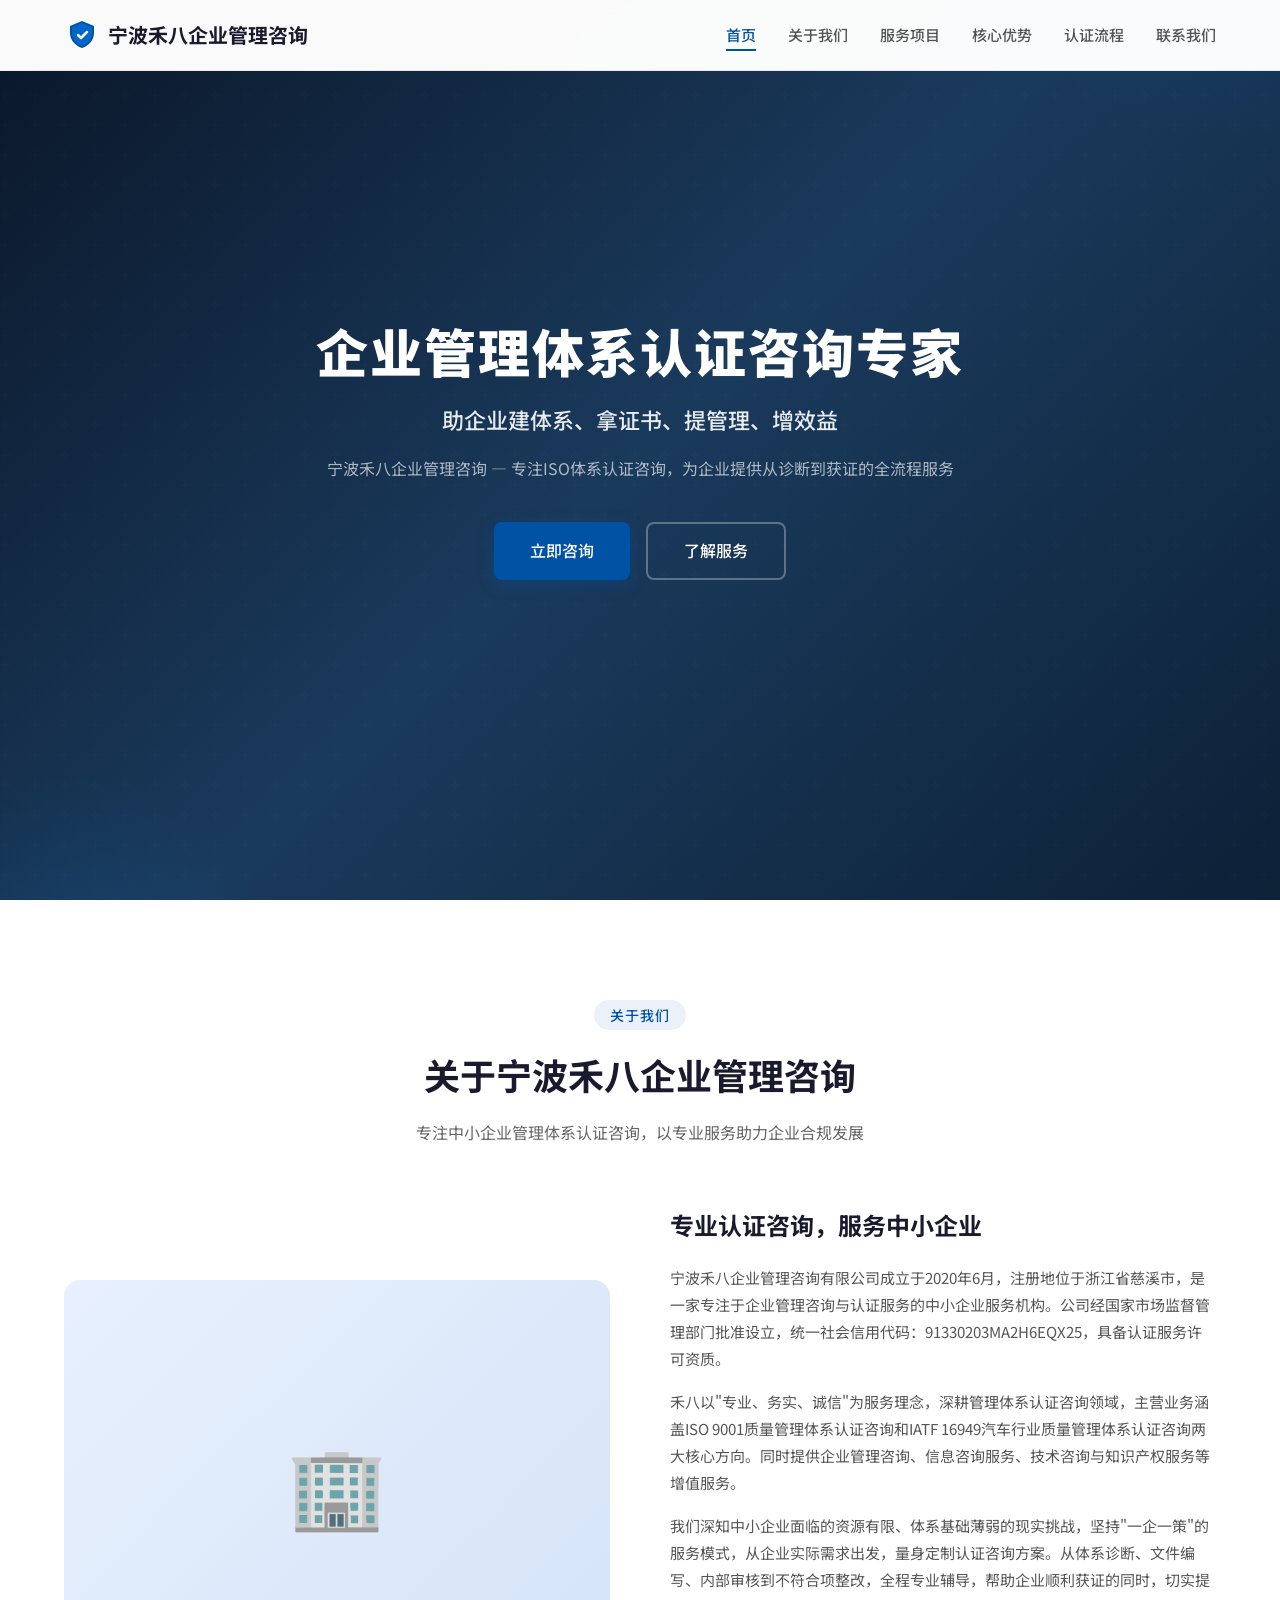
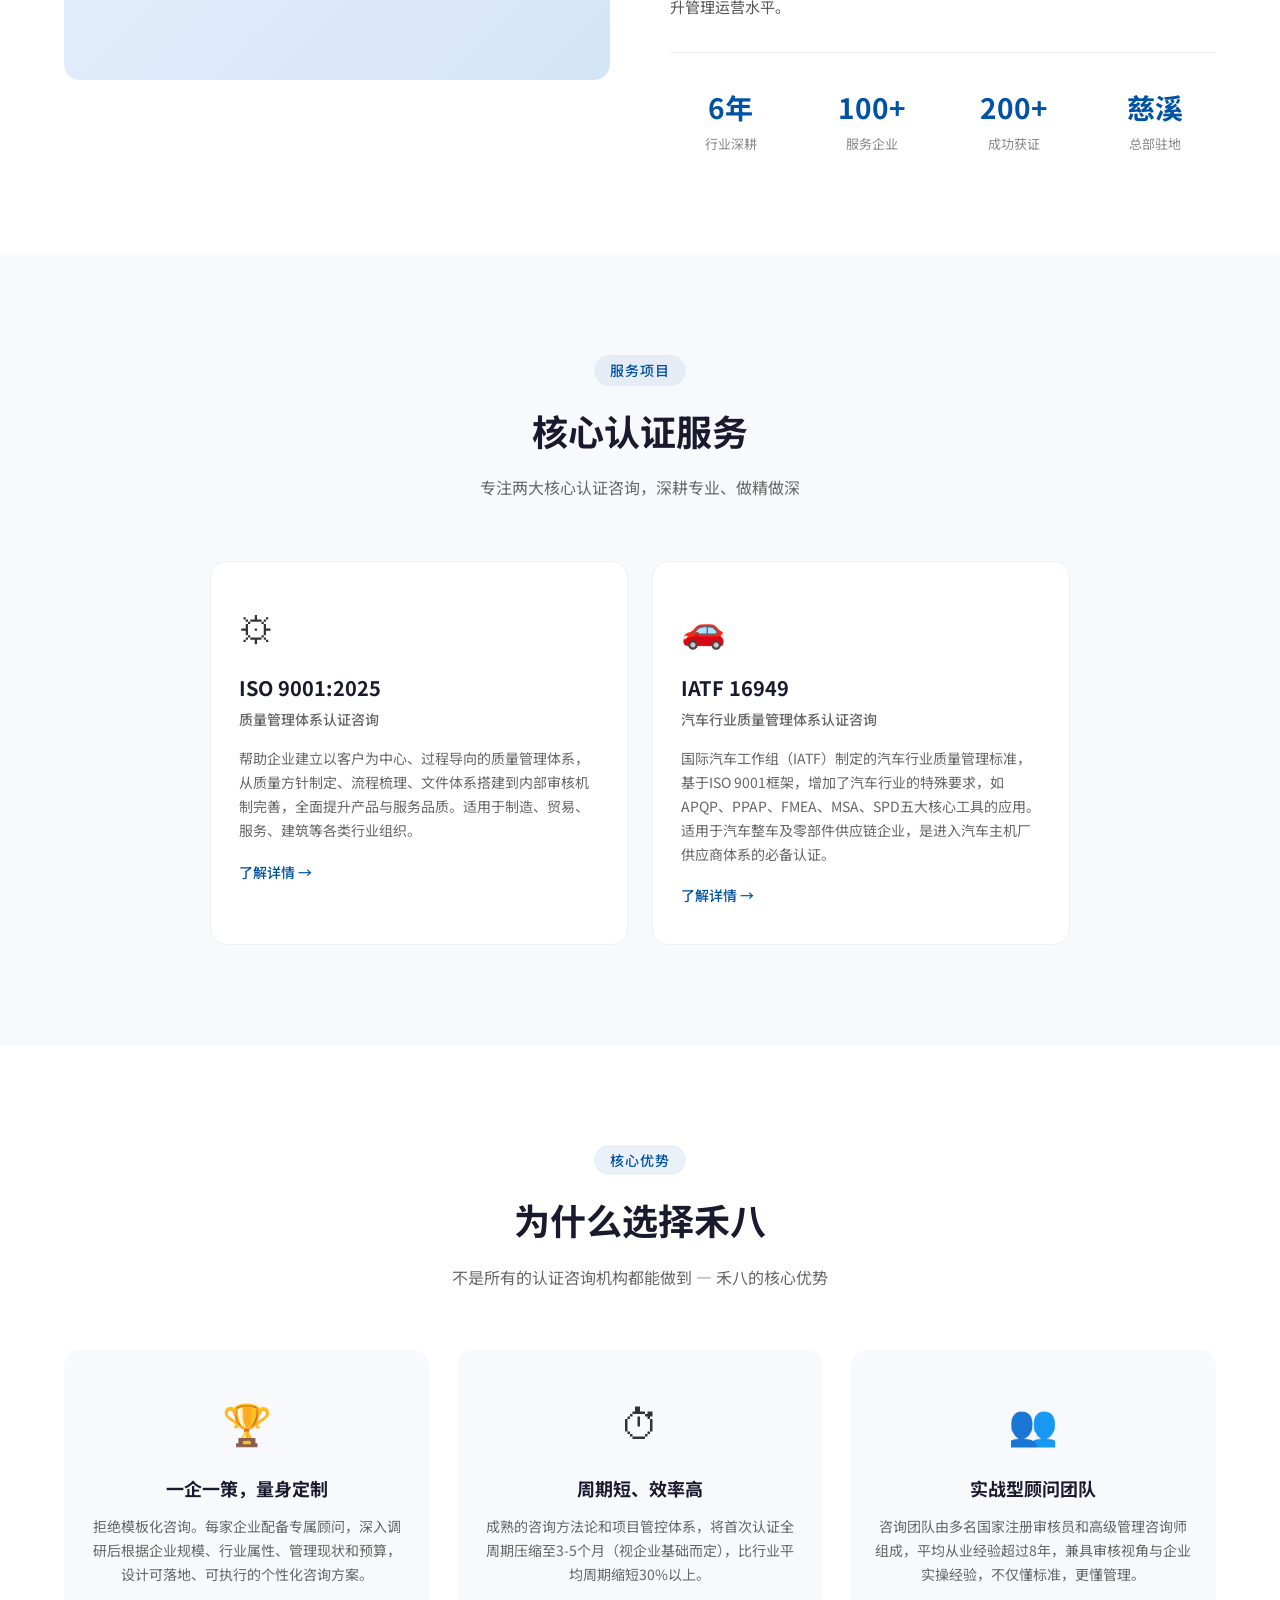
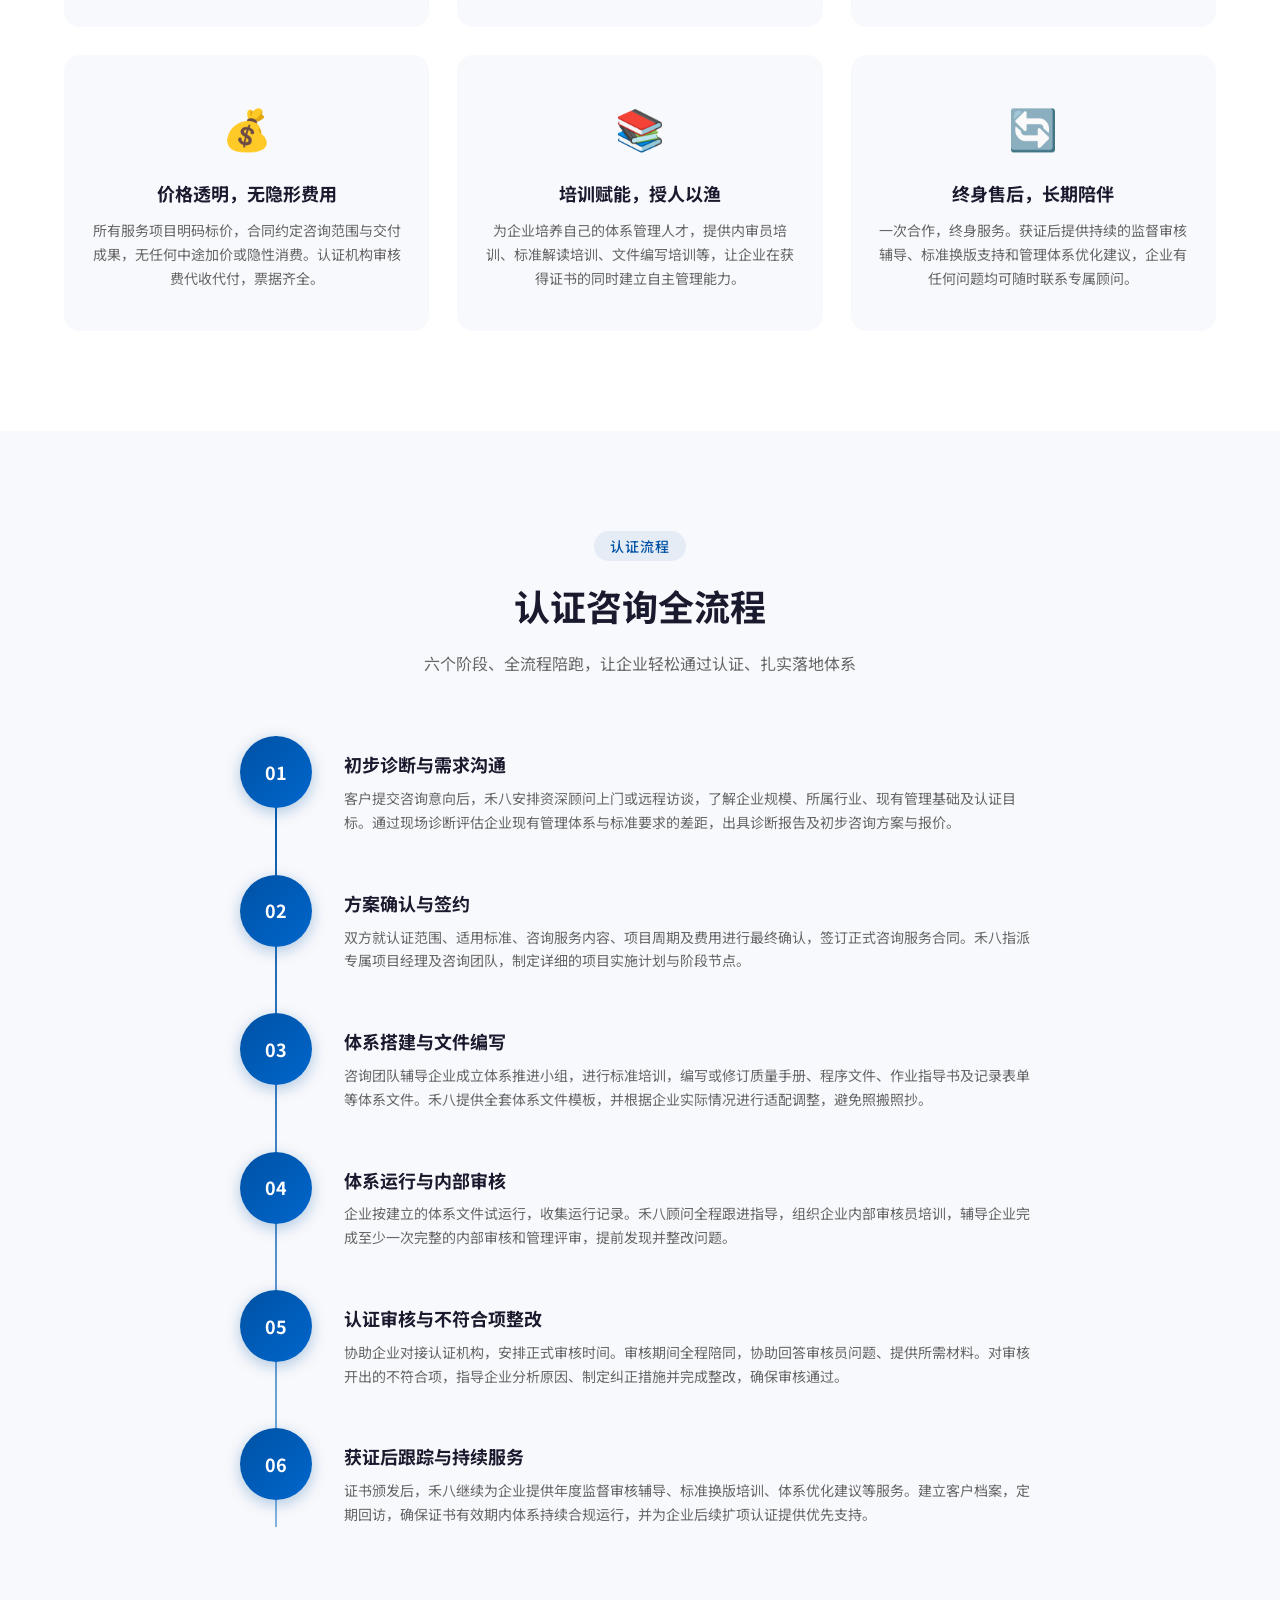
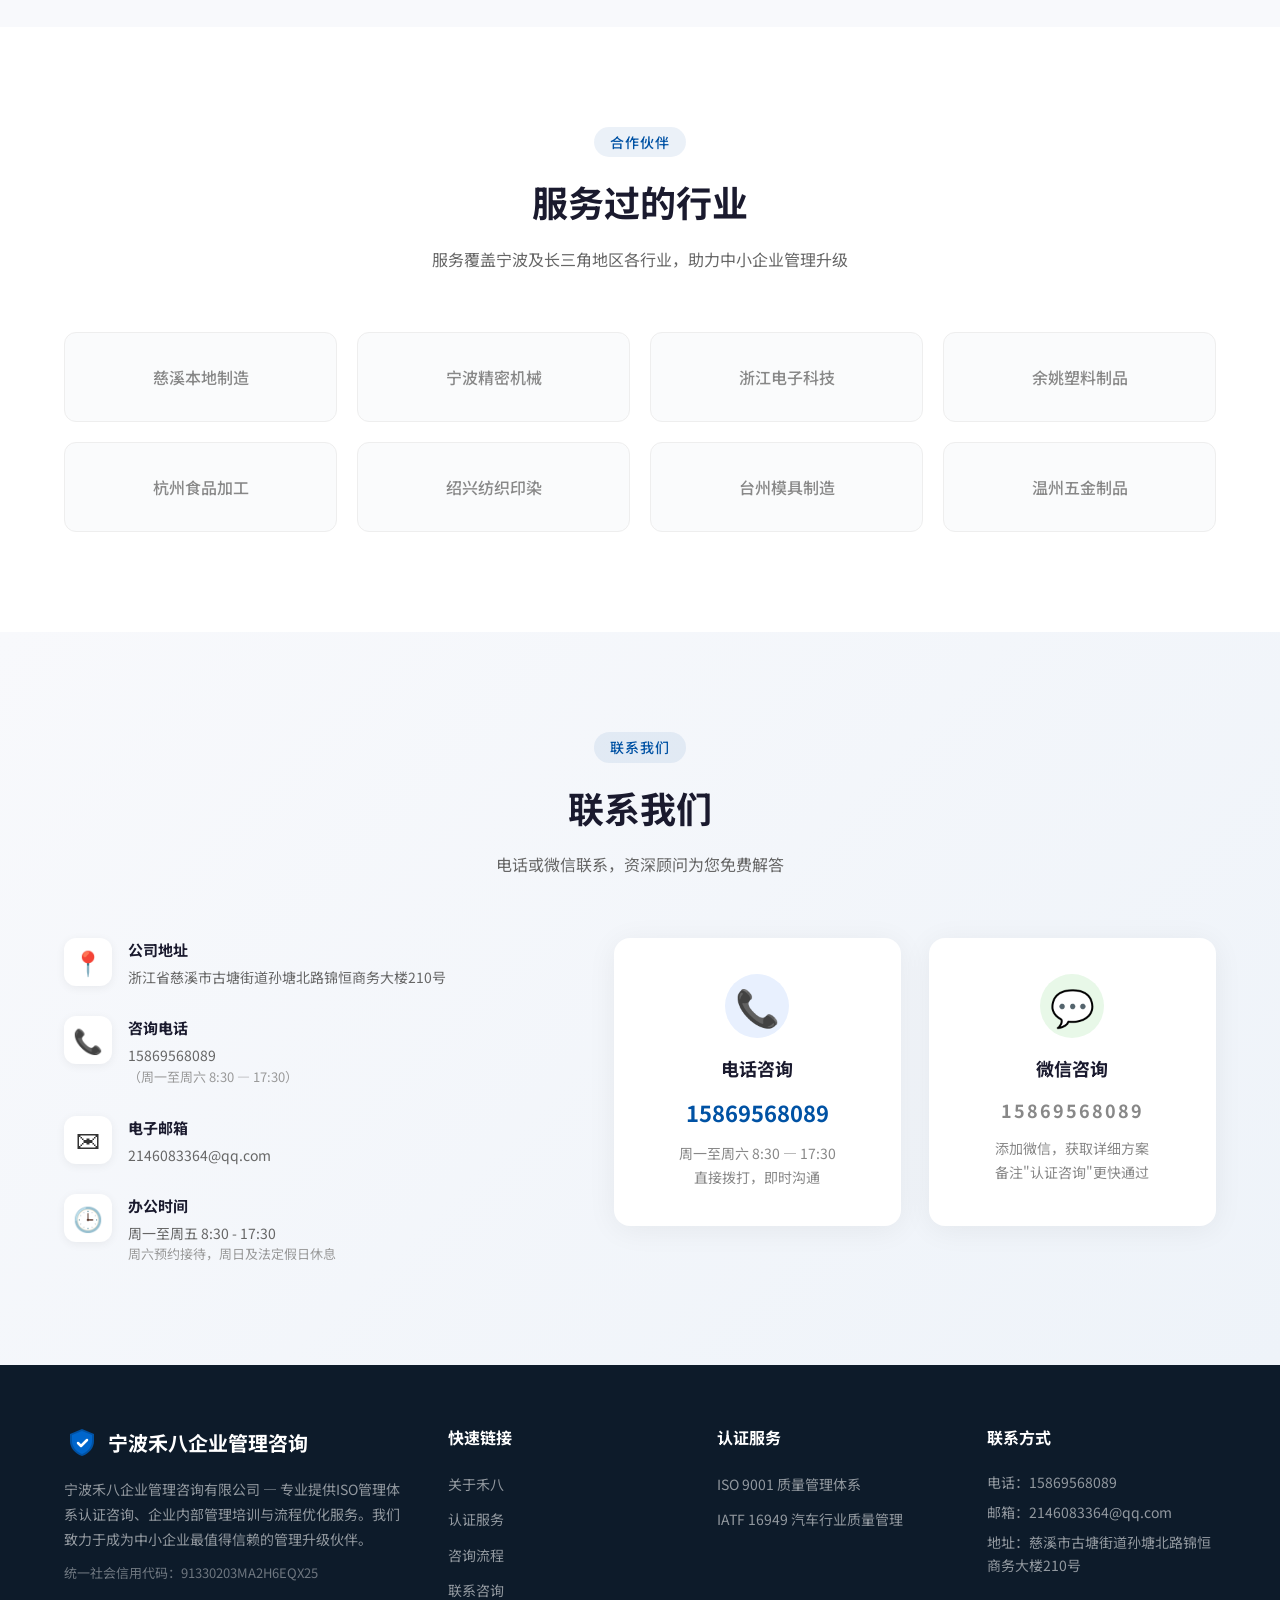
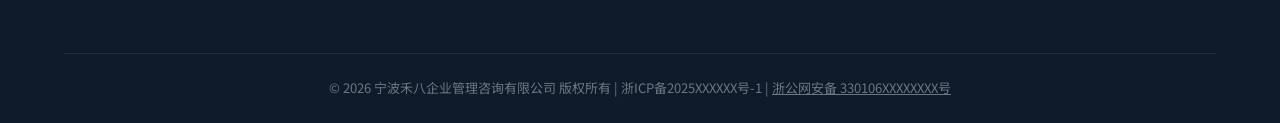
<file: index.html>
<!DOCTYPE html>
<html lang="zh-CN">
<head>
    <meta charset="UTF-8">
    <meta name="viewport" content="width=device-width, initial-scale=1.0">
    <title>宁波禾八企业管理咨询有限公司 - 专业企业管理体系认证咨询</title>
    <link rel="stylesheet" href="styles.css">
    <link rel="preconnect" href="https://fonts.googleapis.com">
    <link href="https://fonts.googleapis.com/css2?family=Noto+Sans+SC:wght@300;400;500;700;900&display=swap" rel="stylesheet">
</head>
<body>
    <!-- 导航栏 -->
    <nav class="navbar">
        <div class="container nav-container">
            <div class="logo">
                <span class="logo-icon">
                    <svg width="32" height="32" viewBox="0 0 32 32" fill="none" xmlns="http://www.w3.org/2000/svg">
                        <path d="M16 2L4 7v7c0 6.5 4.5 12.5 12 15 7.5-2.5 12-8.5 12-15V7L16 2z" fill="#0052A4"/>
                        <path d="M16 4L6 8v6c0 5.5 3.8 10.5 10 13 6.2-2.5 10-7.5 10-13V8l-10-4z" fill="#0066CC"/>
                        <path d="M12 16l3 3 6-6" stroke="#fff" stroke-width="2.5" stroke-linecap="round" stroke-linejoin="round" fill="none"/>
                    </svg>
                </span>
                <span class="logo-text">宁波禾八企业管理咨询</span>
            </div>
            <ul class="nav-links" id="navLinks">
                <li><a href="#hero" class="active">首页</a></li>
                <li><a href="#about">关于我们</a></li>
                <li><a href="#services">服务项目</a></li>
                <li><a href="#why-us">核心优势</a></li>
                <li><a href="#process">认证流程</a></li>
                <li><a href="#contact">联系我们</a></li>
            </ul>
            <div class="hamburger" id="hamburger">
                <span></span>
                <span></span>
                <span></span>
            </div>
        </div>
    </nav>

    <!-- Hero 主视觉 -->
    <section class="hero" id="hero">
        <div class="hero-overlay"></div>
        <div class="container hero-content">
            <h1 class="hero-title">企业管理体系认证咨询专家</h1>
            <p class="hero-subtitle">助企业建体系、拿证书、提管理、增效益</p>
            <p class="hero-desc">宁波禾八企业管理咨询 — 专注ISO体系认证咨询，为企业提供从诊断到获证的全流程服务</p>
            <div class="hero-buttons">
                <a href="#contact" class="btn btn-primary">立即咨询</a>
                <a href="#services" class="btn btn-secondary">了解服务</a>
            </div>
        </div>
    </section>

    <!-- 关于我们 -->
    <section class="section about" id="about">
        <div class="container">
            <div class="section-header">
                <span class="section-tag">关于我们</span>
                <h2 class="section-title">关于宁波禾八企业管理咨询</h2>
                <p class="section-desc">专注中小企业管理体系认证咨询，以专业服务助力企业合规发展</p>
            </div>
            <div class="about-grid">
                <div class="about-image">
                    <div class="about-image-placeholder">
                        <span>&#127970;</span>
                    </div>
                </div>
                <div class="about-text">
                    <h3>专业认证咨询，服务中小企业</h3>
                    <p>宁波禾八企业管理咨询有限公司成立于2020年6月，注册地位于浙江省慈溪市，是一家专注于企业管理咨询与认证服务的中小企业服务机构。公司经国家市场监督管理部门批准设立，统一社会信用代码：91330203MA2H6EQX25，具备认证服务许可资质。</p>
                    <p>禾八以"专业、务实、诚信"为服务理念，深耕管理体系认证咨询领域，主营业务涵盖ISO 9001质量管理体系认证咨询和IATF 16949汽车行业质量管理体系认证咨询两大核心方向。同时提供企业管理咨询、信息咨询服务、技术咨询与知识产权服务等增值服务。</p>
                    <p>我们深知中小企业面临的资源有限、体系基础薄弱的现实挑战，坚持"一企一策"的服务模式，从企业实际需求出发，量身定制认证咨询方案。从体系诊断、文件编写、内部审核到不符合项整改，全程专业辅导，帮助企业顺利获证的同时，切实提升管理运营水平。</p>
                    <div class="about-stats">
                        <div class="stat-item">
                            <span class="stat-number">6年</span>
                            <span class="stat-label">行业深耕</span>
                        </div>
                        <div class="stat-item">
                            <span class="stat-number">100+</span>
                            <span class="stat-label">服务企业</span>
                        </div>
                        <div class="stat-item">
                            <span class="stat-number">200+</span>
                            <span class="stat-label">成功获证</span>
                        </div>
                        <div class="stat-item">
                            <span class="stat-number">慈溪</span>
                            <span class="stat-label">总部驻地</span>
                        </div>
                    </div>
                </div>
            </div>
        </div>
    </section>

    <!-- 服务项目 -->
    <section class="section services" id="services">
        <div class="container">
            <div class="section-header">
                <span class="section-tag">服务项目</span>
                <h2 class="section-title">核心认证服务</h2>
                <p class="section-desc">专注两大核心认证咨询，深耕专业、做精做深</p>
            </div>
            <div class="services-grid">
                <div class="service-card">
                    <div class="service-icon">&#9881;</div>
                    <h3>ISO 9001:2025</h3>
                    <p class="service-sub">质量管理体系认证咨询</p>
                    <p>帮助企业建立以客户为中心、过程导向的质量管理体系，从质量方针制定、流程梳理、文件体系搭建到内部审核机制完善，全面提升产品与服务品质。适用于制造、贸易、服务、建筑等各类行业组织。</p>
                    <a href="#contact" class="service-link">了解详情 &rarr;</a>
                </div>
                <div class="service-card">
                    <div class="service-icon">&#128663;</div>
                    <h3>IATF 16949</h3>
                    <p class="service-sub">汽车行业质量管理体系认证咨询</p>
                    <p>国际汽车工作组（IATF）制定的汽车行业质量管理标准，基于ISO 9001框架，增加了汽车行业的特殊要求，如APQP、PPAP、FMEA、MSA、SPD五大核心工具的应用。适用于汽车整车及零部件供应链企业，是进入汽车主机厂供应商体系的必备认证。</p>
                    <a href="#contact" class="service-link">了解详情 &rarr;</a>
                </div>
            </div>
        </div>
    </section>

    <!-- 核心优势 -->
    <section class="section why-us" id="why-us">
        <div class="container">
            <div class="section-header">
                <span class="section-tag">核心优势</span>
                <h2 class="section-title">为什么选择禾八</h2>
                <p class="section-desc">不是所有的认证咨询机构都能做到 — 禾八的核心优势</p>
            </div>
            <div class="why-grid">
                <div class="why-card">
                    <div class="why-icon">&#127942;</div>
                    <h3>一企一策，量身定制</h3>
                    <p>拒绝模板化咨询。每家企业配备专属顾问，深入调研后根据企业规模、行业属性、管理现状和预算，设计可落地、可执行的个性化咨询方案。</p>
                </div>
                <div class="why-card">
                    <div class="why-icon">&#9201;</div>
                    <h3>周期短、效率高</h3>
                    <p>成熟的咨询方法论和项目管控体系，将首次认证全周期压缩至3-5个月（视企业基础而定），比行业平均周期缩短30%以上。</p>
                </div>
                <div class="why-card">
                    <div class="why-icon">&#128101;</div>
                    <h3>实战型顾问团队</h3>
                    <p>咨询团队由多名国家注册审核员和高级管理咨询师组成，平均从业经验超过8年，兼具审核视角与企业实操经验，不仅懂标准，更懂管理。</p>
                </div>
                <div class="why-card">
                    <div class="why-icon">&#128176;</div>
                    <h3>价格透明，无隐形费用</h3>
                    <p>所有服务项目明码标价，合同约定咨询范围与交付成果，无任何中途加价或隐性消费。认证机构审核费代收代付，票据齐全。</p>
                </div>
                <div class="why-card">
                    <div class="why-icon">&#128218;</div>
                    <h3>培训赋能，授人以渔</h3>
                    <p>为企业培养自己的体系管理人才，提供内审员培训、标准解读培训、文件编写培训等，让企业在获得证书的同时建立自主管理能力。</p>
                </div>
                <div class="why-card">
                    <div class="why-icon">&#128260;</div>
                    <h3>终身售后，长期陪伴</h3>
                    <p>一次合作，终身服务。获证后提供持续的监督审核辅导、标准换版支持和管理体系优化建议，企业有任何问题均可随时联系专属顾问。</p>
                </div>
            </div>
        </div>
    </section>

    <!-- 认证流程 -->
    <section class="section process" id="process">
        <div class="container">
            <div class="section-header">
                <span class="section-tag">认证流程</span>
                <h2 class="section-title">认证咨询全流程</h2>
                <p class="section-desc">六个阶段、全流程陪跑，让企业轻松通过认证、扎实落地体系</p>
            </div>
            <div class="process-steps">
                <div class="step">
                    <div class="step-number">01</div>
                    <div class="step-content">
                        <h3>初步诊断与需求沟通</h3>
                        <p>客户提交咨询意向后，禾八安排资深顾问上门或远程访谈，了解企业规模、所属行业、现有管理基础及认证目标。通过现场诊断评估企业现有管理体系与标准要求的差距，出具诊断报告及初步咨询方案与报价。</p>
                    </div>
                </div>
                <div class="step">
                    <div class="step-number">02</div>
                    <div class="step-content">
                        <h3>方案确认与签约</h3>
                        <p>双方就认证范围、适用标准、咨询服务内容、项目周期及费用进行最终确认，签订正式咨询服务合同。禾八指派专属项目经理及咨询团队，制定详细的项目实施计划与阶段节点。</p>
                    </div>
                </div>
                <div class="step">
                    <div class="step-number">03</div>
                    <div class="step-content">
                        <h3>体系搭建与文件编写</h3>
                        <p>咨询团队辅导企业成立体系推进小组，进行标准培训，编写或修订质量手册、程序文件、作业指导书及记录表单等体系文件。禾八提供全套体系文件模板，并根据企业实际情况进行适配调整，避免照搬照抄。</p>
                    </div>
                </div>
                <div class="step">
                    <div class="step-number">04</div>
                    <div class="step-content">
                        <h3>体系运行与内部审核</h3>
                        <p>企业按建立的体系文件试运行，收集运行记录。禾八顾问全程跟进指导，组织企业内部审核员培训，辅导企业完成至少一次完整的内部审核和管理评审，提前发现并整改问题。</p>
                    </div>
                </div>
                <div class="step">
                    <div class="step-number">05</div>
                    <div class="step-content">
                        <h3>认证审核与不符合项整改</h3>
                        <p>协助企业对接认证机构，安排正式审核时间。审核期间全程陪同，协助回答审核员问题、提供所需材料。对审核开出的不符合项，指导企业分析原因、制定纠正措施并完成整改，确保审核通过。</p>
                    </div>
                </div>
                <div class="step">
                    <div class="step-number">06</div>
                    <div class="step-content">
                        <h3>获证后跟踪与持续服务</h3>
                        <p>证书颁发后，禾八继续为企业提供年度监督审核辅导、标准换版培训、体系优化建议等服务。建立客户档案，定期回访，确保证书有效期内体系持续合规运行，并为企业后续扩项认证提供优先支持。</p>
                    </div>
                </div>
            </div>
        </div>
    </section>

    <!-- 合作客户 -->
    <section class="section clients">
        <div class="container">
            <div class="section-header">
                <span class="section-tag">合作伙伴</span>
                <h2 class="section-title">服务过的行业</h2>
                <p class="section-desc">服务覆盖宁波及长三角地区各行业，助力中小企业管理升级</p>
            </div>
            <div class="client-logos">
                <div class="client-logo">慈溪本地制造</div>
                <div class="client-logo">宁波精密机械</div>
                <div class="client-logo">浙江电子科技</div>
                <div class="client-logo">余姚塑料制品</div>
                <div class="client-logo">杭州食品加工</div>
                <div class="client-logo">绍兴纺织印染</div>
                <div class="client-logo">台州模具制造</div>
                <div class="client-logo">温州五金制品</div>
            </div>
        </div>
    </section>

    <!-- 联系我们 -->
    <section class="section contact" id="contact">
        <div class="container">
            <div class="section-header">
                <span class="section-tag">联系我们</span>
                <h2 class="section-title">联系我们</h2>
                <p class="section-desc">电话或微信联系，资深顾问为您免费解答</p>
            </div>
            <div class="contact-grid">
                <div class="contact-info">
                    <div class="contact-item">
                        <span class="contact-icon">&#128205;</span>
                        <div>
                            <h4>公司地址</h4>
                            <p>浙江省慈溪市古塘街道孙塘北路锦恒商务大楼210号</p>
                        </div>
                    </div>
                    <div class="contact-item">
                        <span class="contact-icon">&#128222;</span>
                        <div>
                            <h4>咨询电话</h4>
                            <p>15869568089</p>
                            <p style="font-size:13px;color:#999;">（周一至周六 8:30 — 17:30）</p>
                        </div>
                    </div>
                    <div class="contact-item">
                        <span class="contact-icon">&#9993;</span>
                        <div>
                            <h4>电子邮箱</h4>
                            <p>2146083364@qq.com</p>
                        </div>
                    </div>
                    <div class="contact-item">
                        <span class="contact-icon">&#128338;</span>
                        <div>
                            <h4>办公时间</h4>
                            <p>周一至周五 8:30 - 17:30</p>
                            <p style="font-size:13px;color:#999;">周六预约接待，周日及法定假日休息</p>
                        </div>
                    </div>
                </div>
                <div class="contact-chat">
                    <div class="chat-card phone-card">
                        <div class="chat-icon">&#128222;</div>
                        <h3>电话咨询</h3>
                        <a href="tel:15869568089" class="chat-link">15869568089</a>
                        <p>周一至周六 8:30 — 17:30<br>直接拨打，即时沟通</p>
                    </div>
                    <div class="chat-card wechat-card">
                        <div class="chat-icon">&#128172;</div>
                        <h3>微信咨询</h3>
                        <p class="chat-link" style="font-size:18px;letter-spacing:2px;">15869568089</p>
                        <p>添加微信，获取详细方案<br>备注"认证咨询"更快通过</p>
                    </div>
                </div>
            </div>
        </div>
    </section>

    <!-- Footer -->
    <footer class="footer">
        <div class="container">
            <div class="footer-grid">
                <div class="footer-about">
                    <div class="logo">
                        <span class="logo-icon">
                            <svg width="32" height="32" viewBox="0 0 32 32" fill="none" xmlns="http://www.w3.org/2000/svg">
                                <path d="M16 2L4 7v7c0 6.5 4.5 12.5 12 15 7.5-2.5 12-8.5 12-15V7L16 2z" fill="#0052A4"/>
                                <path d="M16 4L6 8v6c0 5.5 3.8 10.5 10 13 6.2-2.5 10-7.5 10-13V8l-10-4z" fill="#0066CC"/>
                                <path d="M12 16l3 3 6-6" stroke="#fff" stroke-width="2.5" stroke-linecap="round" stroke-linejoin="round" fill="none"/>
                            </svg>
                        </span>
                        <span class="logo-text">宁波禾八企业管理咨询</span>
                    </div>
                    <p>宁波禾八企业管理咨询有限公司 — 专业提供ISO管理体系认证咨询、企业内部管理培训与流程优化服务。我们致力于成为中小企业最值得信赖的管理升级伙伴。</p>
                    <p style="font-size:13px;color:rgba(255,255,255,0.4);margin-top:8px;">统一社会信用代码：91330203MA2H6EQX25</p>
                </div>
                <div class="footer-links">
                    <h4>快速链接</h4>
                    <ul>
                        <li><a href="#about">关于禾八</a></li>
                        <li><a href="#services">认证服务</a></li>
                        <li><a href="#process">咨询流程</a></li>
                        <li><a href="#contact">联系咨询</a></li>
                    </ul>
                </div>
                <div class="footer-links">
                    <h4>认证服务</h4>
                    <ul>
                        <li><a href="#services">ISO 9001 质量管理体系</a></li>
                        <li><a href="#services">IATF 16949 汽车行业质量管理</a></li>
                    </ul>
                </div>
                <div class="footer-contact">
                    <h4>联系方式</h4>
                    <p>电话：15869568089</p>
                    <p>邮箱：2146083364@qq.com</p>
                    <p>地址：慈溪市古塘街道孙塘北路锦恒商务大楼210号</p>
                </div>
            </div>
            <div class="footer-bottom">
                <p>&copy; 2026 宁波禾八企业管理咨询有限公司 版权所有 | 浙ICP备2025XXXXXX号-1 | <a href="#" style="color:rgba(255,255,255,0.4);text-decoration:underline;">浙公网安备 330106XXXXXXXX号</a></p>
            </div>
        </div>
    </footer>

    <!-- 回到顶部 -->
    <button class="back-to-top" id="backToTop">&#8679;</button>

    <script src="script.js"></script>
</body>
</html>
</file>
<file: styles.css>
/* ===== Reset & Base ===== */
*,
*::before,
*::after {
    margin: 0;
    padding: 0;
    box-sizing: border-box;
}

html {
    scroll-behavior: smooth;
}

body {
    font-family: 'Noto Sans SC', -apple-system, BlinkMacSystemFont, 'Segoe UI', sans-serif;
    color: #333;
    line-height: 1.6;
    background: #fff;
}

a {
    text-decoration: none;
    color: inherit;
}

ul {
    list-style: none;
}

img {
    max-width: 100%;
}

.container {
    max-width: 1200px;
    margin: 0 auto;
    padding: 0 24px;
}

.section {
    padding: 100px 0;
}

.section-header {
    text-align: center;
    margin-bottom: 60px;
}

.section-tag {
    display: inline-block;
    padding: 4px 16px;
    background: rgba(0, 82, 164, 0.08);
    color: #0052A4;
    font-size: 14px;
    font-weight: 500;
    border-radius: 20px;
    margin-bottom: 16px;
    letter-spacing: 1px;
}

.section-title {
    font-size: 36px;
    font-weight: 700;
    color: #1a1a2e;
    margin-bottom: 16px;
}

.section-desc {
    font-size: 16px;
    color: #666;
    max-width: 600px;
    margin: 0 auto;
}

/* ===== Navigation ===== */
.navbar {
    position: fixed;
    top: 0;
    left: 0;
    width: 100%;
    z-index: 1000;
    background: rgba(255, 255, 255, 0.98);
    backdrop-filter: blur(10px);
    border-bottom: 1px solid rgba(0, 0, 0, 0.06);
    transition: all 0.3s ease;
}

.navbar.scrolled {
    box-shadow: 0 2px 20px rgba(0, 0, 0, 0.08);
}

.nav-container {
    display: flex;
    align-items: center;
    justify-content: space-between;
    height: 70px;
}

.logo {
    display: flex;
    align-items: center;
    gap: 8px;
}

.logo-icon {
    display: flex;
    align-items: center;
    justify-content: center;
    width: 36px;
    height: 36px;
}

.logo-icon svg {
    width: 32px;
    height: 32px;
}

.logo-text {
    font-size: 20px;
    font-weight: 700;
    color: #1a1a2e;
}

.nav-links {
    display: flex;
    gap: 32px;
}

.nav-links a {
    font-size: 15px;
    font-weight: 500;
    color: #555;
    transition: color 0.3s;
    position: relative;
    padding: 4px 0;
}

.nav-links a::after {
    content: '';
    position: absolute;
    bottom: -2px;
    left: 0;
    width: 0;
    height: 2px;
    background: #0052A4;
    transition: width 0.3s;
}

.nav-links a:hover,
.nav-links a.active {
    color: #0052A4;
}

.nav-links a:hover::after,
.nav-links a.active::after {
    width: 100%;
}

.hamburger {
    display: none;
    flex-direction: column;
    gap: 5px;
    cursor: pointer;
    padding: 4px;
}

.hamburger span {
    width: 26px;
    height: 2.5px;
    background: #333;
    border-radius: 2px;
    transition: all 0.3s;
}

/* ===== Hero ===== */
.hero {
    position: relative;
    min-height: 100vh;
    display: flex;
    align-items: center;
    background: linear-gradient(135deg, #0a1628 0%, #1a3a5c 50%, #0d2137 100%);
    overflow: hidden;
}

.hero::before {
    content: '';
    position: absolute;
    top: -50%;
    right: -20%;
    width: 600px;
    height: 600px;
    border-radius: 50%;
    background: radial-gradient(circle, rgba(0, 103, 204, 0.15), transparent 70%);
    pointer-events: none;
}

.hero::after {
    content: '';
    position: absolute;
    bottom: -30%;
    left: -10%;
    width: 400px;
    height: 400px;
    border-radius: 50%;
    background: radial-gradient(circle, rgba(0, 150, 255, 0.1), transparent 70%);
    pointer-events: none;
}

.hero-overlay {
    position: absolute;
    inset: 0;
    background: url("data:image/svg+xml,%3Csvg width='60' height='60' viewBox='0 0 60 60' xmlns='http://www.w3.org/2000/svg'%3E%3Cg fill='none' fill-rule='evenodd'%3E%3Cg fill='%23ffffff' fill-opacity='0.02'%3E%3Cpath d='M36 34v-4h-2v4h-4v2h4v4h2v-4h4v-2h-4zm0-30V0h-2v4h-4v2h4v4h2V6h4V4h-4zM6 34v-4H4v4H0v2h4v4h2v-4h4v-2H6zM6 4V0H4v4H0v2h4v4h2V6h4V4H6z'/%3E%3C/g%3E%3C/g%3E%3C/svg%3E");
    opacity: 0.5;
}

.hero-content {
    position: relative;
    z-index: 1;
    text-align: center;
    max-width: 800px;
}

.hero-title {
    font-size: 52px;
    font-weight: 900;
    color: #fff;
    line-height: 1.2;
    margin-bottom: 20px;
    letter-spacing: 2px;
}

.hero-subtitle {
    font-size: 22px;
    font-weight: 500;
    color: rgba(255, 255, 255, 0.9);
    margin-bottom: 16px;
}

.hero-desc {
    font-size: 16px;
    color: rgba(255, 255, 255, 0.65);
    margin-bottom: 40px;
    line-height: 1.8;
}

.hero-buttons {
    display: flex;
    gap: 16px;
    justify-content: center;
    flex-wrap: wrap;
}

.btn {
    display: inline-flex;
    align-items: center;
    justify-content: center;
    padding: 14px 36px;
    font-size: 16px;
    font-weight: 500;
    border-radius: 8px;
    transition: all 0.3s;
    cursor: pointer;
    border: none;
    font-family: inherit;
}

.btn-primary {
    background: #0052A4;
    color: #fff;
    box-shadow: 0 4px 15px rgba(0, 82, 164, 0.35);
}

.btn-primary:hover {
    background: #003d7a;
    box-shadow: 0 6px 25px rgba(0, 82, 164, 0.45);
    transform: translateY(-2px);
}

.btn-secondary {
    background: transparent;
    color: #fff;
    border: 2px solid rgba(255, 255, 255, 0.3);
}

.btn-secondary:hover {
    border-color: rgba(255, 255, 255, 0.6);
    background: rgba(255, 255, 255, 0.05);
    transform: translateY(-2px);
}

/* ===== About ===== */
.about {
    background: #fff;
}

.about-grid {
    display: grid;
    grid-template-columns: 1fr 1fr;
    gap: 60px;
    align-items: center;
}

.about-image-placeholder {
    background: linear-gradient(135deg, #e8f0fe, #d4e4f7);
    border-radius: 16px;
    height: 400px;
    display: flex;
    align-items: center;
    justify-content: center;
    font-size: 80px;
}

.about-text h3 {
    font-size: 24px;
    color: #1a1a2e;
    margin-bottom: 20px;
}

.about-text p {
    color: #555;
    margin-bottom: 16px;
    font-size: 15px;
    line-height: 1.8;
}

.about-stats {
    display: grid;
    grid-template-columns: repeat(4, 1fr);
    gap: 20px;
    margin-top: 32px;
    padding-top: 32px;
    border-top: 1px solid #eee;
}

.stat-item {
    text-align: center;
}

.stat-number {
    display: block;
    font-size: 28px;
    font-weight: 700;
    color: #0052A4;
}

.stat-label {
    font-size: 13px;
    color: #888;
    margin-top: 4px;
}

/* ===== Services ===== */
.services {
    background: #f8f9fc;
}

.services-grid {
    display: grid;
    grid-template-columns: repeat(2, 1fr);
    gap: 24px;
    max-width: 860px;
    margin: 0 auto;
}

.service-card {
    background: #fff;
    border-radius: 16px;
    padding: 36px 28px;
    transition: all 0.3s;
    border: 1px solid #eef0f5;
}

.service-card:hover {
    transform: translateY(-6px);
    box-shadow: 0 12px 40px rgba(0, 0, 0, 0.08);
    border-color: transparent;
}

.service-icon {
    font-size: 36px;
    margin-bottom: 16px;
}

.service-card h3 {
    font-size: 20px;
    color: #1a1a2e;
    margin-bottom: 4px;
}

.service-sub {
    font-size: 13px;
    color: #0052A4;
    font-weight: 500;
    margin-bottom: 14px;
}

.service-card p {
    font-size: 14px;
    color: #666;
    line-height: 1.7;
    margin-bottom: 16px;
}

.service-link {
    font-size: 14px;
    font-weight: 500;
    color: #0052A4;
    transition: color 0.3s;
}

.service-link:hover {
    color: #003d7a;
}

/* ===== Why Us ===== */
.why-us {
    background: #fff;
}

.why-grid {
    display: grid;
    grid-template-columns: repeat(3, 1fr);
    gap: 28px;
}

.why-card {
    text-align: center;
    padding: 40px 24px;
    border-radius: 16px;
    transition: all 0.3s;
    background: #f8f9fc;
}

.why-card:hover {
    transform: translateY(-4px);
    box-shadow: 0 8px 30px rgba(0, 82, 164, 0.1);
}

.why-icon {
    font-size: 40px;
    margin-bottom: 20px;
}

.why-card h3 {
    font-size: 18px;
    color: #1a1a2e;
    margin-bottom: 12px;
}

.why-card p {
    font-size: 14px;
    color: #666;
    line-height: 1.7;
}

/* ===== Process ===== */
.process {
    background: #f8f9fc;
}

.process-steps {
    max-width: 800px;
    margin: 0 auto;
    position: relative;
}

.process-steps::before {
    content: '';
    position: absolute;
    left: 35px;
    top: 0;
    bottom: 0;
    width: 2px;
    background: linear-gradient(to bottom, #0052A4, #80b3e0);
}

.step {
    display: flex;
    gap: 32px;
    margin-bottom: 40px;
    position: relative;
}

.step:last-child {
    margin-bottom: 0;
}

.step-number {
    width: 72px;
    height: 72px;
    min-width: 72px;
    border-radius: 50%;
    background: linear-gradient(135deg, #0052A4, #0066cc);
    color: #fff;
    font-size: 18px;
    font-weight: 700;
    display: flex;
    align-items: center;
    justify-content: center;
    position: relative;
    z-index: 1;
    box-shadow: 0 4px 15px rgba(0, 82, 164, 0.3);
}

.step-content {
    padding-top: 14px;
}

.step-content h3 {
    font-size: 18px;
    color: #1a1a2e;
    margin-bottom: 8px;
}

.step-content p {
    font-size: 14px;
    color: #666;
    line-height: 1.7;
}

/* ===== Clients ===== */
.clients {
    background: #fff;
}

.client-logos {
    display: grid;
    grid-template-columns: repeat(4, 1fr);
    gap: 20px;
}

.client-logo {
    height: 90px;
    display: flex;
    align-items: center;
    justify-content: center;
    border: 1px solid #eee;
    border-radius: 12px;
    font-size: 16px;
    font-weight: 500;
    color: #888;
    transition: all 0.3s;
    background: #fafbfc;
}

.client-logo:hover {
    border-color: #0052A4;
    color: #0052A4;
    box-shadow: 0 4px 15px rgba(0, 82, 164, 0.08);
}

/* ===== Contact ===== */
.contact {
    background: linear-gradient(135deg, #f8f9fc 0%, #eef3f9 100%);
}

.contact-grid {
    display: grid;
    grid-template-columns: 1fr 1.2fr;
    gap: 48px;
    align-items: start;
}

.contact-info {
    display: flex;
    flex-direction: column;
    gap: 28px;
}

.contact-item {
    display: flex;
    gap: 16px;
    align-items: flex-start;
}

.contact-icon {
    font-size: 24px;
    width: 48px;
    height: 48px;
    min-width: 48px;
    background: #fff;
    border-radius: 12px;
    display: flex;
    align-items: center;
    justify-content: center;
    box-shadow: 0 2px 10px rgba(0, 0, 0, 0.06);
}

.contact-item h4 {
    font-size: 15px;
    color: #1a1a2e;
    margin-bottom: 4px;
}

.contact-item p {
    font-size: 14px;
    color: #666;
}

.contact-chat {
    display: grid;
    grid-template-columns: 1fr 1fr;
    gap: 28px;
}

.chat-card {
    background: #fff;
    border-radius: 16px;
    padding: 36px 28px;
    text-align: center;
    box-shadow: 0 4px 30px rgba(0, 0, 0, 0.06);
    transition: transform 0.3s, box-shadow 0.3s;
}

.chat-card:hover {
    transform: translateY(-4px);
    box-shadow: 0 8px 40px rgba(0, 0, 0, 0.1);
}

.chat-icon {
    font-size: 36px;
    width: 64px;
    height: 64px;
    border-radius: 50%;
    display: flex;
    align-items: center;
    justify-content: center;
    margin: 0 auto 16px;
}

.phone-card .chat-icon {
    background: #e8f0fe;
}

.wechat-card .chat-icon {
    background: #e8f8e8;
}

.chat-card h3 {
    font-size: 18px;
    color: #1a1a2e;
    margin-bottom: 12px;
}

.chat-link {
    display: block;
    font-size: 22px;
    font-weight: 700;
    color: #0052A4;
    text-decoration: none;
    margin-bottom: 12px;
}

.chat-link:hover {
    color: #003d7a;
}

.chat-card p {
    font-size: 14px;
    color: #888;
    line-height: 1.7;
}

.btn-submit {
    width: 100%;
    padding: 16px;
    font-size: 16px;
    margin-top: 8px;
}

/* ===== Footer ===== */
.footer {
    background: #0d1b2a;
    color: rgba(255, 255, 255, 0.85);
    padding: 60px 0 0;
}

.footer-grid {
    display: grid;
    grid-template-columns: 1.5fr 1fr 1fr 1fr;
    gap: 40px;
    padding-bottom: 40px;
    border-bottom: 1px solid rgba(255, 255, 255, 0.08);
}

.footer-about .logo {
    margin-bottom: 16px;
}

.footer-about .logo-text {
    color: #fff;
}

.footer-about p {
    font-size: 14px;
    line-height: 1.8;
    color: rgba(255, 255, 255, 0.55);
}

.footer-links h4,
.footer-contact h4 {
    color: #fff;
    font-size: 16px;
    margin-bottom: 20px;
}

.footer-links ul li {
    margin-bottom: 10px;
}

.footer-links ul li a {
    font-size: 14px;
    color: rgba(255, 255, 255, 0.55);
    transition: color 0.3s;
}

.footer-links ul li a:hover {
    color: #fff;
}

.footer-contact p {
    font-size: 14px;
    color: rgba(255, 255, 255, 0.55);
    margin-bottom: 8px;
}

.footer-bottom {
    padding: 24px 0;
    text-align: center;
    font-size: 13px;
    color: rgba(255, 255, 255, 0.4);
}

/* ===== Back to Top ===== */
.back-to-top {
    position: fixed;
    bottom: 30px;
    right: 30px;
    width: 48px;
    height: 48px;
    border-radius: 12px;
    background: #0052A4;
    color: #fff;
    border: none;
    font-size: 20px;
    cursor: pointer;
    box-shadow: 0 4px 15px rgba(0, 82, 164, 0.3);
    transition: all 0.3s;
    opacity: 0;
    visibility: hidden;
    transform: translateY(20px);
}

.back-to-top.visible {
    opacity: 1;
    visibility: visible;
    transform: translateY(0);
}

.back-to-top:hover {
    background: #003d7a;
    transform: translateY(-3px);
}

/* ===== Toast ===== */
.toast {
    position: fixed;
    top: 90px;
    right: 24px;
    background: #fff;
    padding: 16px 24px;
    border-radius: 12px;
    box-shadow: 0 8px 30px rgba(0, 0, 0, 0.12);
    border-left: 4px solid #0052A4;
    font-size: 14px;
    color: #333;
    z-index: 9999;
    opacity: 0;
    transform: translateX(40px);
    transition: all 0.4s ease;
}

.toast.show {
    opacity: 1;
    transform: translateX(0);
}

/* ===== Responsive ===== */
@media (max-width: 992px) {
    .services-grid {
        grid-template-columns: repeat(2, 1fr);
    }

    .why-grid {
        grid-template-columns: repeat(2, 1fr);
    }

    .about-grid {
        grid-template-columns: 1fr;
        gap: 40px;
    }

    .footer-grid {
        grid-template-columns: repeat(2, 1fr);
    }

    .contact-grid {
        grid-template-columns: 1fr;
    }

    .hero-title {
        font-size: 38px;
    }
}

@media (max-width: 768px) {
    .section {
        padding: 60px 0;
    }

    .section-title {
        font-size: 28px;
    }

    .nav-links {
        position: fixed;
        top: 70px;
        left: 0;
        width: 100%;
        background: #fff;
        flex-direction: column;
        padding: 24px;
        gap: 0;
        border-bottom: 1px solid #eee;
        box-shadow: 0 10px 30px rgba(0, 0, 0, 0.08);
        transform: translateY(-100%);
        opacity: 0;
        pointer-events: none;
        transition: all 0.3s;
    }

    .nav-links.open {
        transform: translateY(0);
        opacity: 1;
        pointer-events: all;
    }

    .nav-links li {
        width: 100%;
    }

    .nav-links a {
        display: block;
        padding: 14px 0;
        border-bottom: 1px solid #f0f0f0;
    }

    .hamburger {
        display: flex;
    }

    .hamburger.active span:nth-child(1) {
        transform: rotate(45deg) translate(5px, 5px);
    }

    .hamburger.active span:nth-child(2) {
        opacity: 0;
    }

    .hamburger.active span:nth-child(3) {
        transform: rotate(-45deg) translate(5px, -5px);
    }

    .hero-title {
        font-size: 30px;
    }

    .hero-subtitle {
        font-size: 18px;
    }

    .services-grid {
        grid-template-columns: 1fr;
    }

    .why-grid {
        grid-template-columns: 1fr;
    }

    .client-logos {
        grid-template-columns: repeat(2, 1fr);
    }

    .about-stats {
        grid-template-columns: repeat(2, 1fr);
        gap: 16px;
    }

    .footer-grid {
        grid-template-columns: 1fr;
    }

    .contact-chat {
        grid-template-columns: 1fr;
    }

    .process-steps::before {
        left: 24px;
    }

    .step-number {
        width: 50px;
        height: 50px;
        min-width: 50px;
        font-size: 14px;
    }
}

@media (max-width: 480px) {
    .hero-title {
        font-size: 26px;
    }

    .hero-buttons {
        flex-direction: column;
    }

    .hero-buttons .btn {
        width: 100%;
    }
}
</file>
